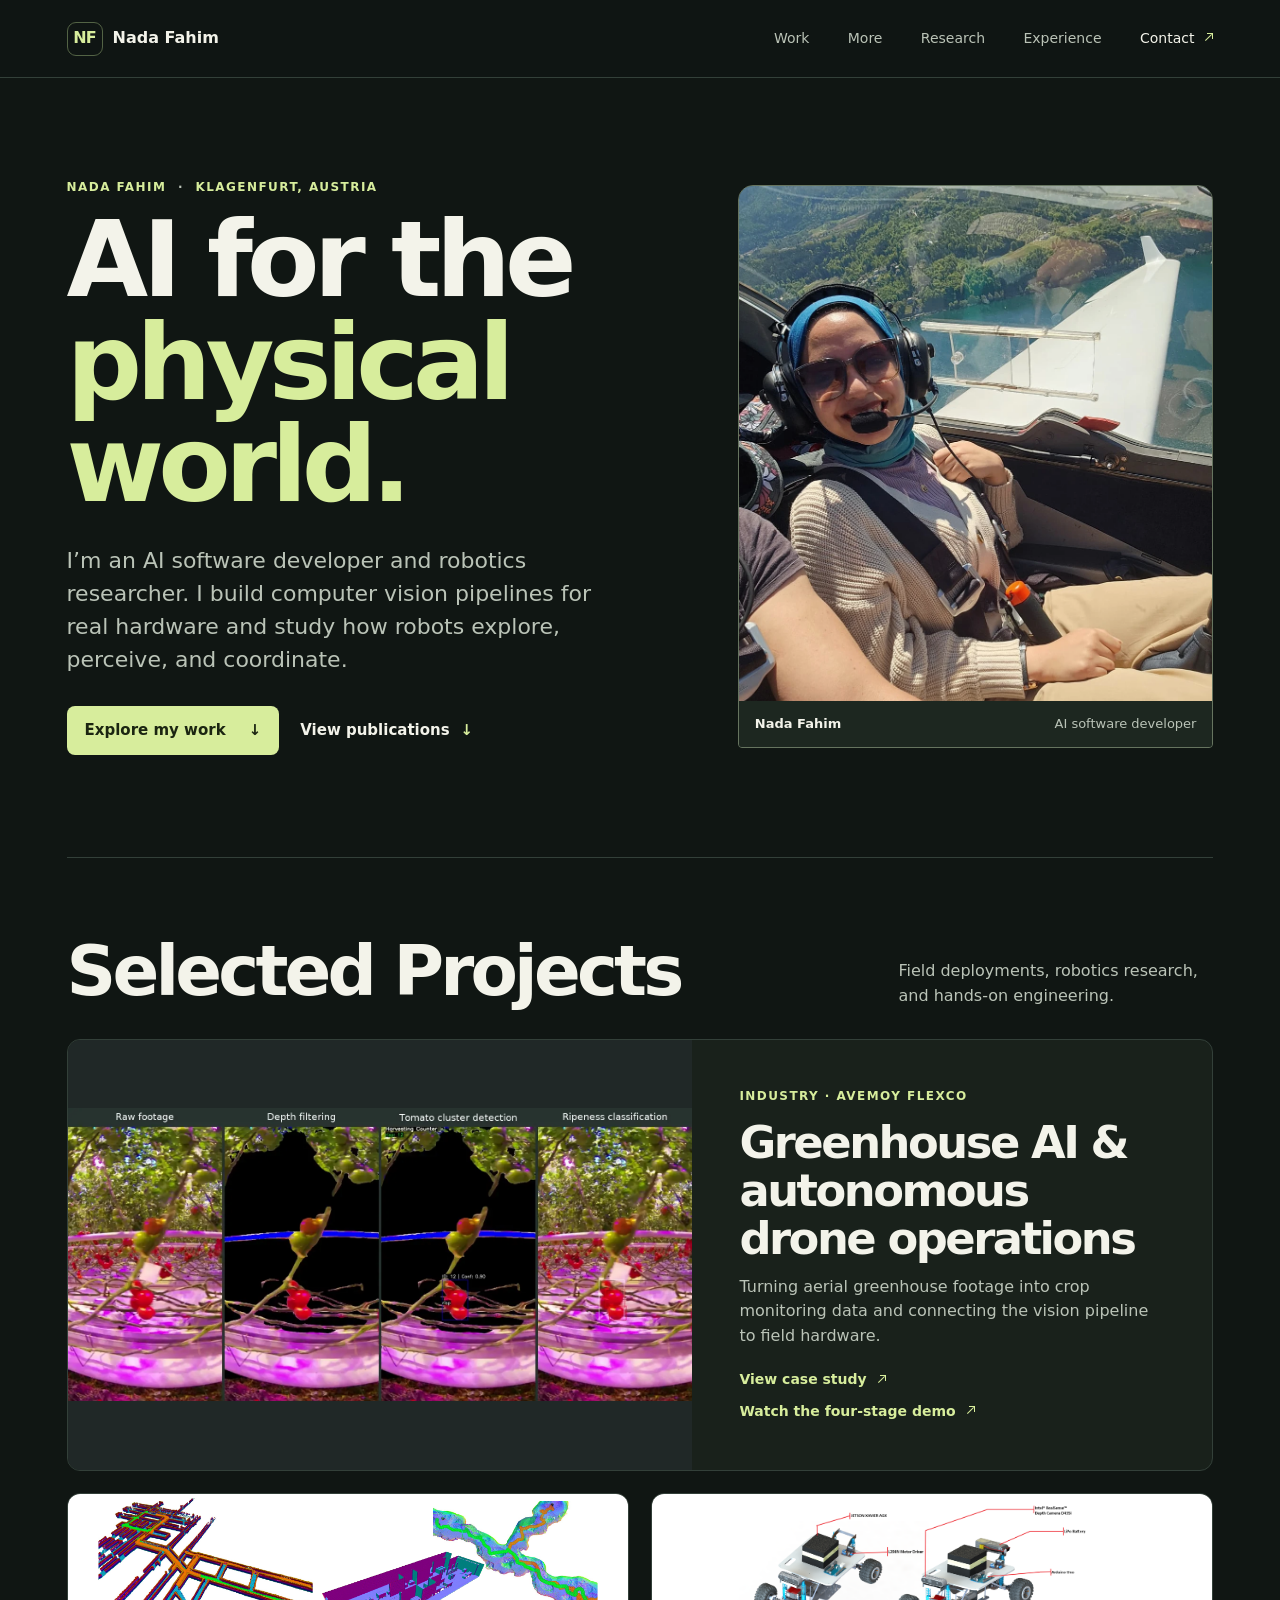
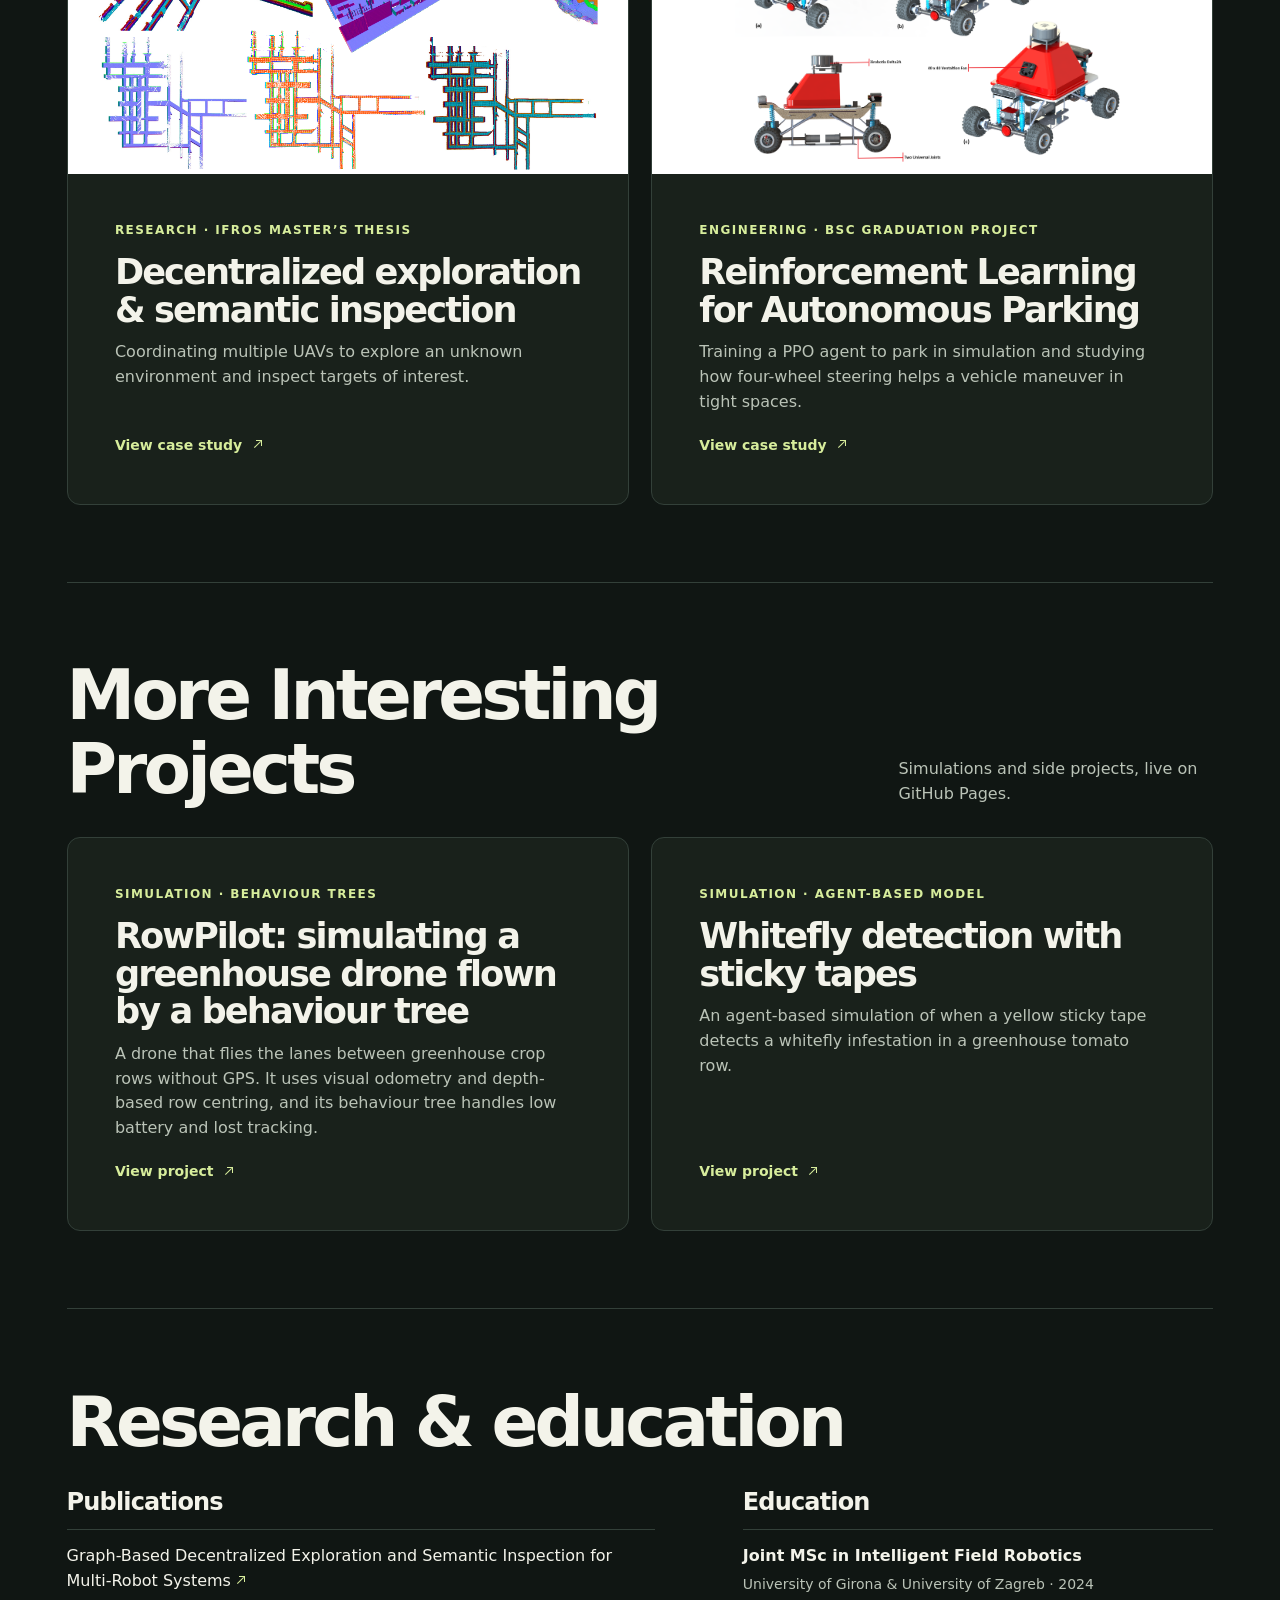
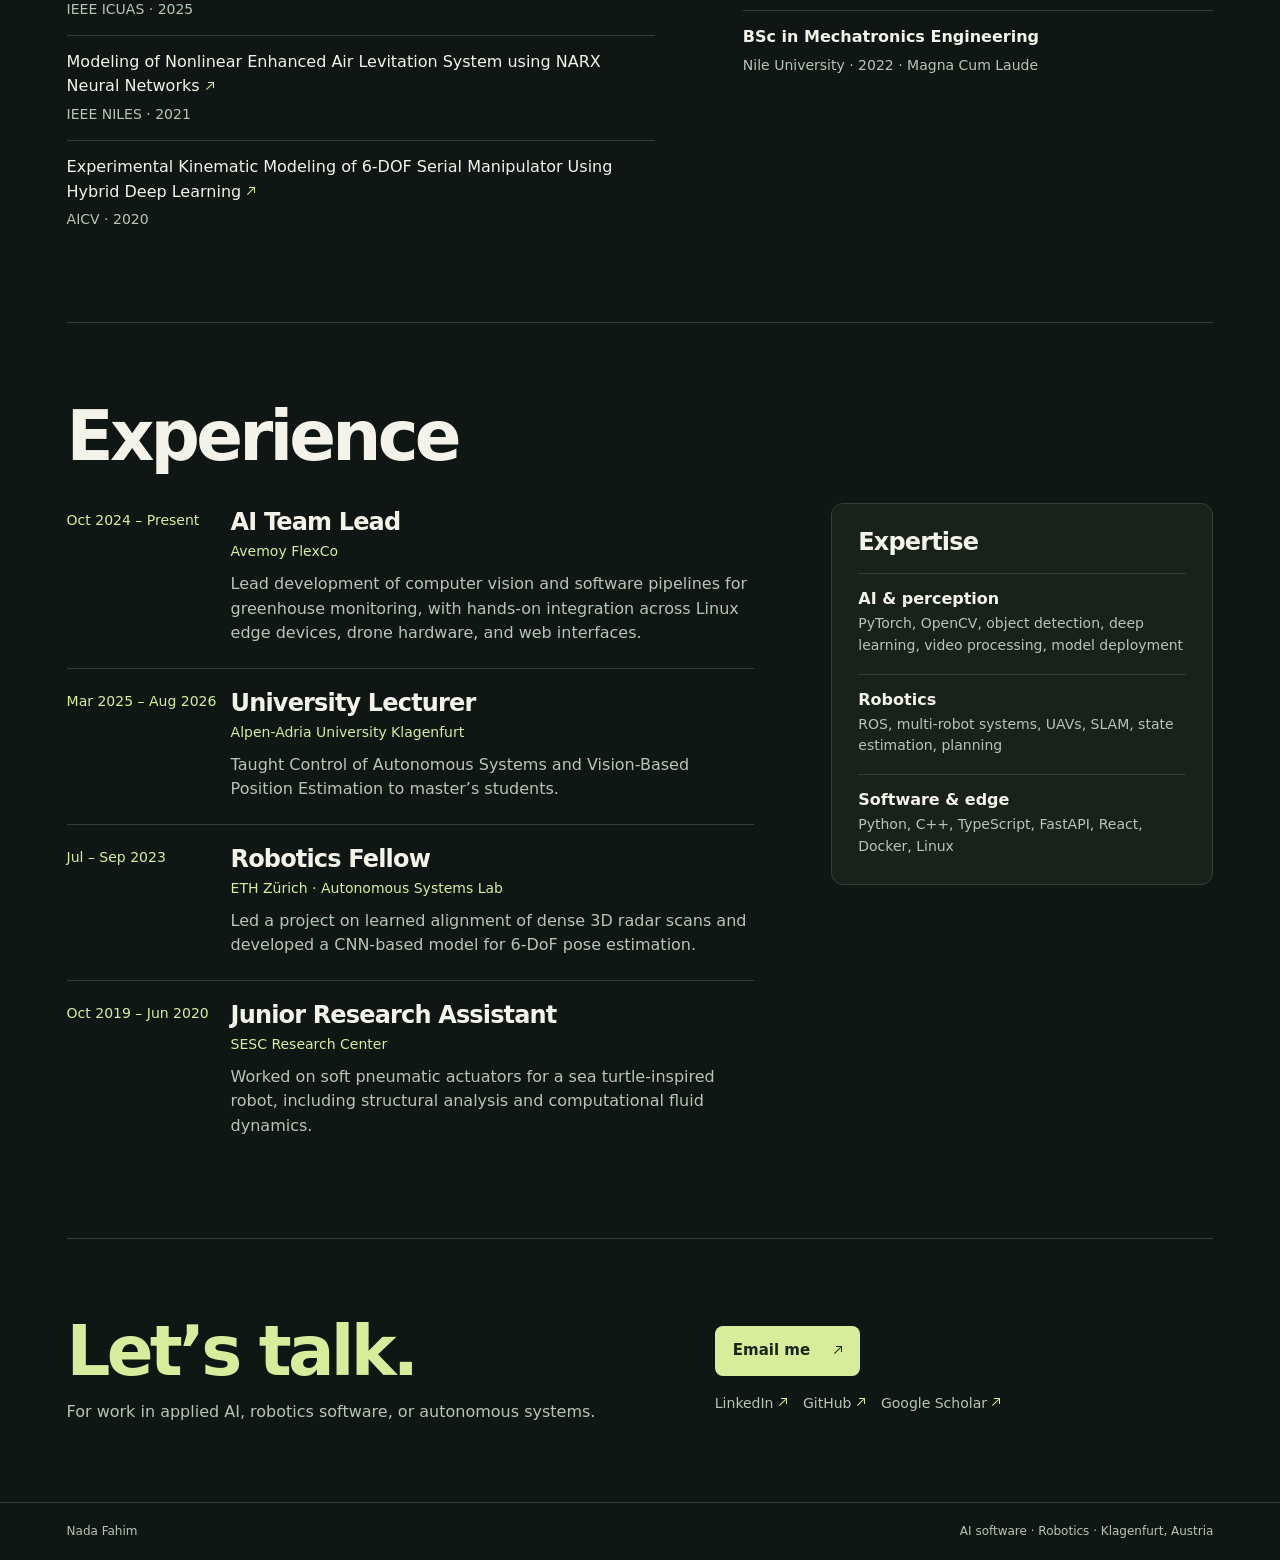
<file: index.html>
<!doctype html><html lang="en"><head><meta charset="utf-8">
<meta name="viewport" content="width=device-width, initial-scale=1"><meta name="robots" content="noindex,nofollow">
<title>Nada Fahim | AI Software &amp; Robotics</title><meta name="description" content="Nada Fahim · AI software developer, robotics engineer, and researcher based in Klagenfurt, Austria.">
<meta property="og:title" content="Nada Fahim | AI Software &amp; Robotics"><meta property="og:description" content="Nada Fahim · AI software developer, robotics engineer, and researcher based in Klagenfurt, Austria.">
<link rel="icon" href="mark.svg" type="image/svg+xml"><link rel="stylesheet" href="style.css"></head>
<body><a class="skip" href="#main">Skip to content</a>
<header class="top"><div class="wrap top-inner"><a class="wordmark" href="index.html" aria-label="Nada Fahim, home"><span class="mark">NF</span><span>Nada Fahim</span></a><nav aria-label="Primary"><a href="index.html#work">Work</a><a href="index.html#more-projects">More</a><a href="index.html#research">Research</a><a href="index.html#experience">Experience</a><a class="nav-contact" href="index.html#contact">Contact <span class="arrow" aria-hidden="true"></span></a></nav></div></header>
<main id="main">
<section class="hero wrap"><div class="hero-copy"><p class="eyebrow">Nada Fahim <span>·</span> Klagenfurt, Austria</p><h1>AI for the<br><em>physical world.</em></h1>
<p class="intro">I’m an AI software developer and robotics researcher. I build computer vision pipelines for real hardware and study how robots explore, perceive, and coordinate.</p>
<div class="actions"><a class="button" href="#work">Explore my work <span aria-hidden="true">↓</span></a><a class="quiet" href="#publications">View publications <span aria-hidden="true">↓</span></a></div></div>
<figure class="portrait"><img src="nada-fahim.webp" width="1000" height="1333" alt="Portrait of Nada Fahim" fetchpriority="high"><figcaption>Nada Fahim <span>AI software developer</span></figcaption></figure></section>
<section class="section work wrap" id="work"><div class="section-head"><h2>Selected Projects</h2><p>Field deployments, robotics research, and hands-on engineering.</p></div><article class="case-card featured"><figure><a href="greenhouse-ai.html#vision-demo" aria-label="Watch the greenhouse computer vision demo"><img src="greenhouse-vision-poster.webp" alt="Four-stage greenhouse vision comparison" loading="lazy" style="object-fit: contain; background: #202827"></a></figure>
<div class="card-body"><p class="eyebrow">Industry · Avemoy FlexCo</p><h3><a href="greenhouse-ai.html">Greenhouse AI & autonomous drone operations</a></h3><p>Turning aerial greenhouse footage into crop monitoring data and connecting the vision pipeline to field hardware.</p>
<a class="case-link" href="greenhouse-ai.html" aria-label="View case study: Greenhouse AI & autonomous drone operations">View case study <span class="arrow" aria-hidden="true"></span></a><a class="case-link" href="greenhouse-ai.html#vision-demo" style="margin-top: 10px">Watch the four-stage demo <span class="arrow" aria-hidden="true"></span></a></div></article><div class="work-grid"><article class="case-card"><figure><img src="exploration-thesis-thumbnail.png" alt="Six map and 3D reconstruction views from the multi-robot exploration thesis defense" loading="lazy" style="object-fit: contain; background: #fff"></figure>
<div class="card-body"><p class="eyebrow">Research · IFRoS master’s thesis</p><h3><a href="multi-robot-exploration.html">Decentralized exploration & semantic inspection</a></h3><p>Coordinating multiple UAVs to explore an unknown environment and inspect targets of interest.</p>
<a class="case-link" href="multi-robot-exploration.html" aria-label="View case study: Decentralized exploration & semantic inspection">View case study <span class="arrow" aria-hidden="true"></span></a></div></article><article class="case-card"><figure><img src="parking-vehicle-cad.png" alt="CAD illustration of the four-wheel-steering prototype and its sensors" loading="lazy" style="object-fit: contain; background: #fff"></figure>
<div class="card-body"><p class="eyebrow">Engineering · BSc graduation project</p><h3><a href="autonomous-parking.html">Reinforcement Learning for Autonomous Parking</a></h3><p>Training a PPO agent to park in simulation and studying how four-wheel steering helps a vehicle maneuver in tight spaces.</p>
<a class="case-link" href="autonomous-parking.html" aria-label="View case study: Reinforcement Learning for Autonomous Parking">View case study <span class="arrow" aria-hidden="true"></span></a></div></article></div></section>
<section class="section work wrap" id="more-projects"><div class="section-head"><h2>More Interesting Projects</h2><p>Simulations and side projects, live on GitHub Pages.</p></div><div class="work-grid"><article class="case-card"><div class="card-body"><p class="eyebrow">Simulation · Behaviour trees</p><h3><a href="https://nadaabbas444.github.io/rowpilot-sim-behavior-trees/">RowPilot: simulating a greenhouse drone flown by a behaviour tree</a></h3><p>A drone that flies the lanes between greenhouse crop rows without GPS. It uses visual odometry and depth-based row centring, and its behaviour tree handles low battery and lost tracking.</p>
<a class="case-link" href="https://nadaabbas444.github.io/rowpilot-sim-behavior-trees/" aria-label="View project: RowPilot">View project <span class="arrow" aria-hidden="true"></span></a></div></article><article class="case-card"><div class="card-body"><p class="eyebrow">Simulation · Agent-based model</p><h3><a href="https://nadaabbas444.github.io/whitefly-agent-based-sim/">Whitefly detection with sticky tapes</a></h3><p>An agent-based simulation of when a yellow sticky tape detects a whitefly infestation in a greenhouse tomato row.</p>
<a class="case-link" href="https://nadaabbas444.github.io/whitefly-agent-based-sim/" aria-label="View project: Whitefly agent-based simulation">View project <span class="arrow" aria-hidden="true"></span></a></div></article></div></section>
<section class="section research-section wrap" id="research"><div class="section-head"><h2>Research & education</h2></div><div class="research-grid"><div><h3 id="publications">Publications</h3>
<ul class="publication-list"><li><a href="https://ieeexplore.ieee.org/document/11007831">Graph-Based Decentralized Exploration and Semantic Inspection for Multi-Robot Systems <span class="arrow" aria-hidden="true"></span></a><p>IEEE ICUAS · 2025</p></li>
<li><a href="https://ieeexplore.ieee.org/document/9600486">Modeling of Nonlinear Enhanced Air Levitation System using NARX Neural Networks <span class="arrow" aria-hidden="true"></span></a><p>IEEE NILES · 2021</p></li>
<li><a href="https://itcs.nu.edu.eg/publications/experimental-kinematic-modeling-6-dof-serial-manipulator-using-hybrid-deep-learning">Experimental Kinematic Modeling of 6-DOF Serial Manipulator Using Hybrid Deep Learning <span class="arrow" aria-hidden="true"></span></a><p>AICV · 2020</p></li></ul></div>
<div><h3>Education</h3><div class="degree"><strong>Joint MSc in Intelligent Field Robotics</strong><p>University of Girona &amp; University of Zagreb · 2024</p></div><div class="degree"><strong>BSc in Mechatronics Engineering</strong><p>Nile University · 2022 · Magna Cum Laude</p></div></div></div></section>
<section class="section wrap" id="experience"><div class="section-head"><h2>Experience</h2></div><div class="experience-grid"><div><article class="experience-item"><time>Oct 2024 – Present</time><div><h3>AI Team Lead</h3><p class="org">Avemoy FlexCo</p><p>Lead development of computer vision and software pipelines for greenhouse monitoring, with hands-on integration across Linux edge devices, drone hardware, and web interfaces.</p></div></article><article class="experience-item"><time>Mar 2025 – Aug 2026</time><div><h3>University Lecturer</h3><p class="org">Alpen-Adria University Klagenfurt</p><p>Taught Control of Autonomous Systems and Vision-Based Position Estimation to master’s students.</p></div></article><article class="experience-item"><time>Jul – Sep 2023</time><div><h3>Robotics Fellow</h3><p class="org">ETH Zürich · Autonomous Systems Lab</p><p>Led a project on learned alignment of dense 3D radar scans and developed a CNN-based model for 6-DoF pose estimation.</p></div></article><article class="experience-item"><time>Oct 2019 – Jun 2020</time><div><h3>Junior Research Assistant</h3><p class="org">SESC Research Center</p><p>Worked on soft pneumatic actuators for a sea turtle-inspired robot, including structural analysis and computational fluid dynamics.</p></div></article></div><aside class="skills" aria-label="Technical expertise"><h2>Expertise</h2><article><h3>AI & perception</h3><p>PyTorch, OpenCV, object detection, deep learning, video processing, model deployment</p></article><article><h3>Robotics</h3><p>ROS, multi-robot systems, UAVs, SLAM, state estimation, planning</p></article><article><h3>Software & edge</h3><p>Python, C++, TypeScript, FastAPI, React, Docker, Linux</p></article></aside></div></section>
<section class="contact wrap section" id="contact"><div><h2>Let’s talk.</h2><p>For work in applied AI, robotics software, or autonomous systems.</p></div><div><a class="button" href="mailto:Nada.Fahim2912@gmail.com">Email me <span class="arrow" aria-hidden="true"></span></a><div class="socials"><a class="social-link" href="https://linkedin.com/in/nada-abbas-99n">LinkedIn <span class="arrow" aria-hidden="true"></span></a><a class="social-link" href="https://github.com/NadaAbbas444">GitHub <span class="arrow" aria-hidden="true"></span></a><a class="social-link" href="https://scholar.google.com/citations?user=rYOD8GUAAAAJ&amp;hl=en">Google Scholar <span class="arrow" aria-hidden="true"></span></a></div></div></section></main>
<footer><div class="wrap footer-inner"><span>Nada Fahim</span><span>AI software · Robotics · Klagenfurt, Austria</span></div></footer></body></html>
</file>
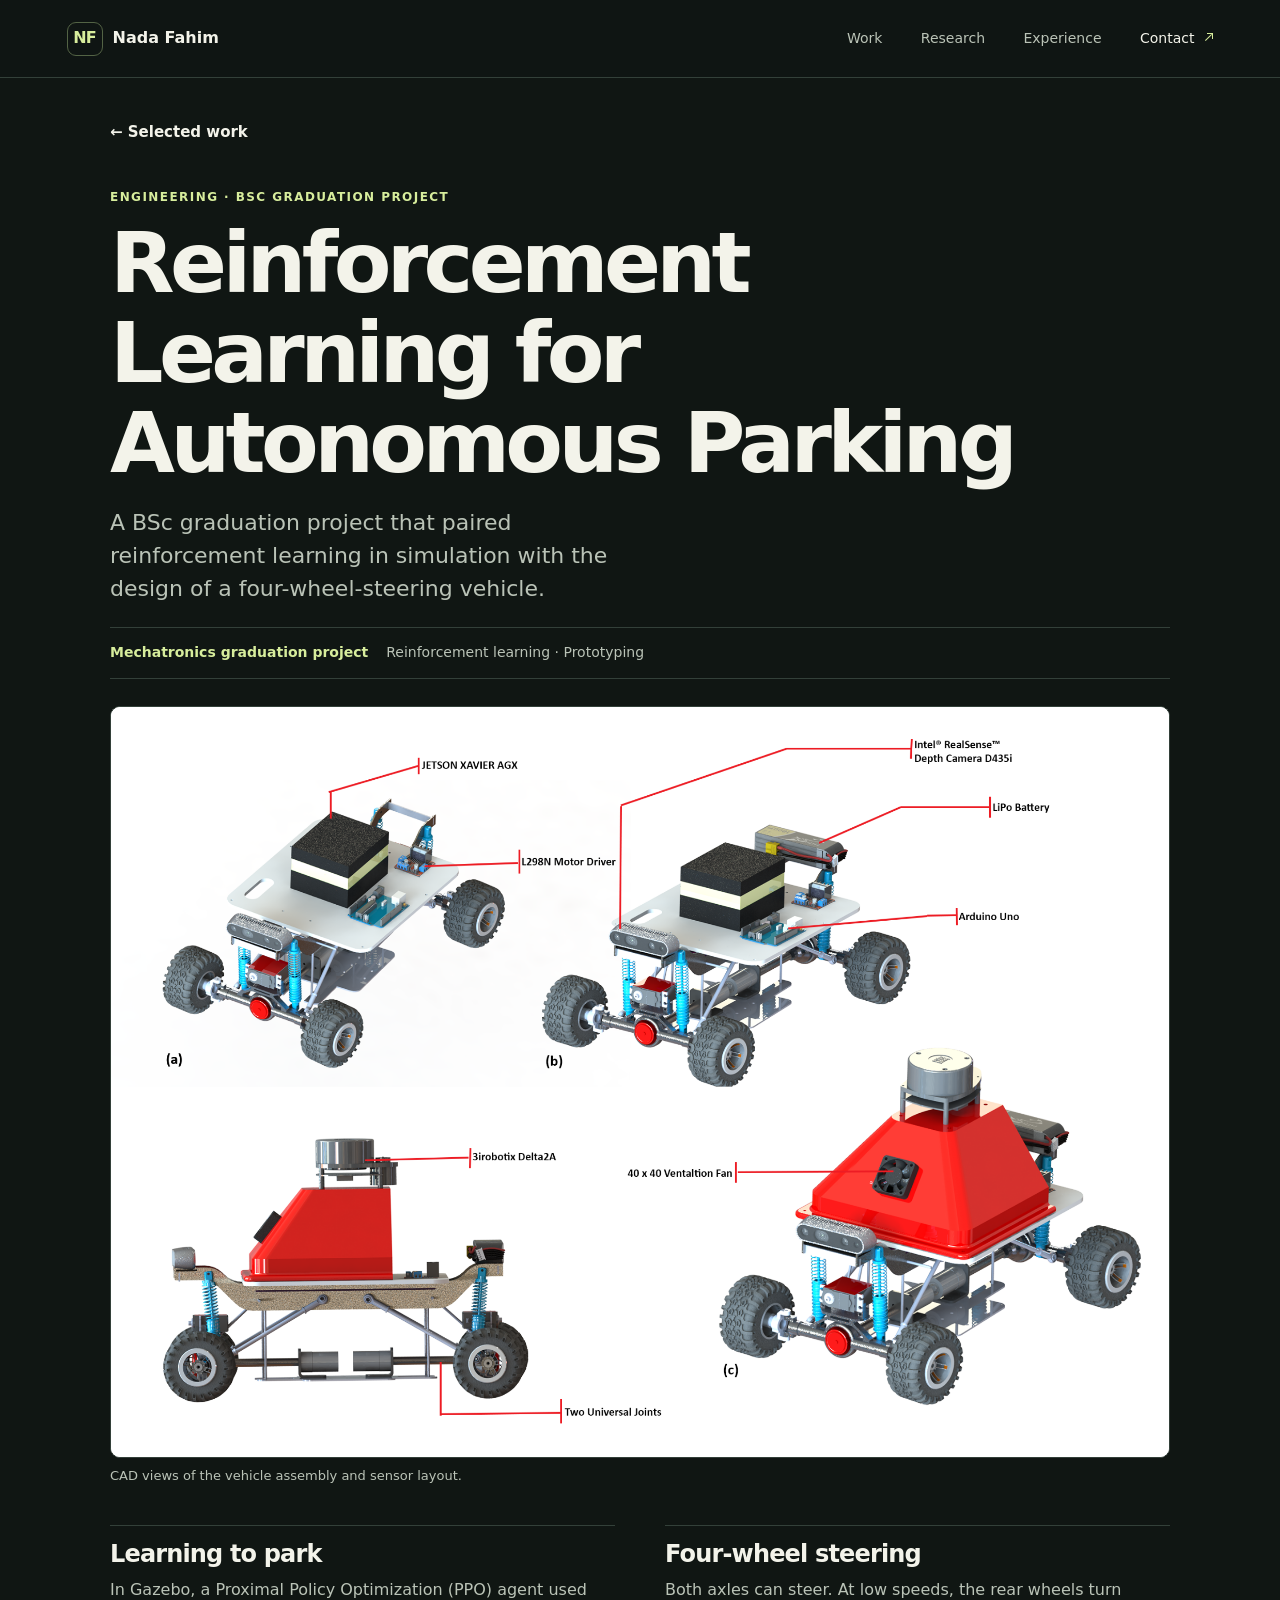
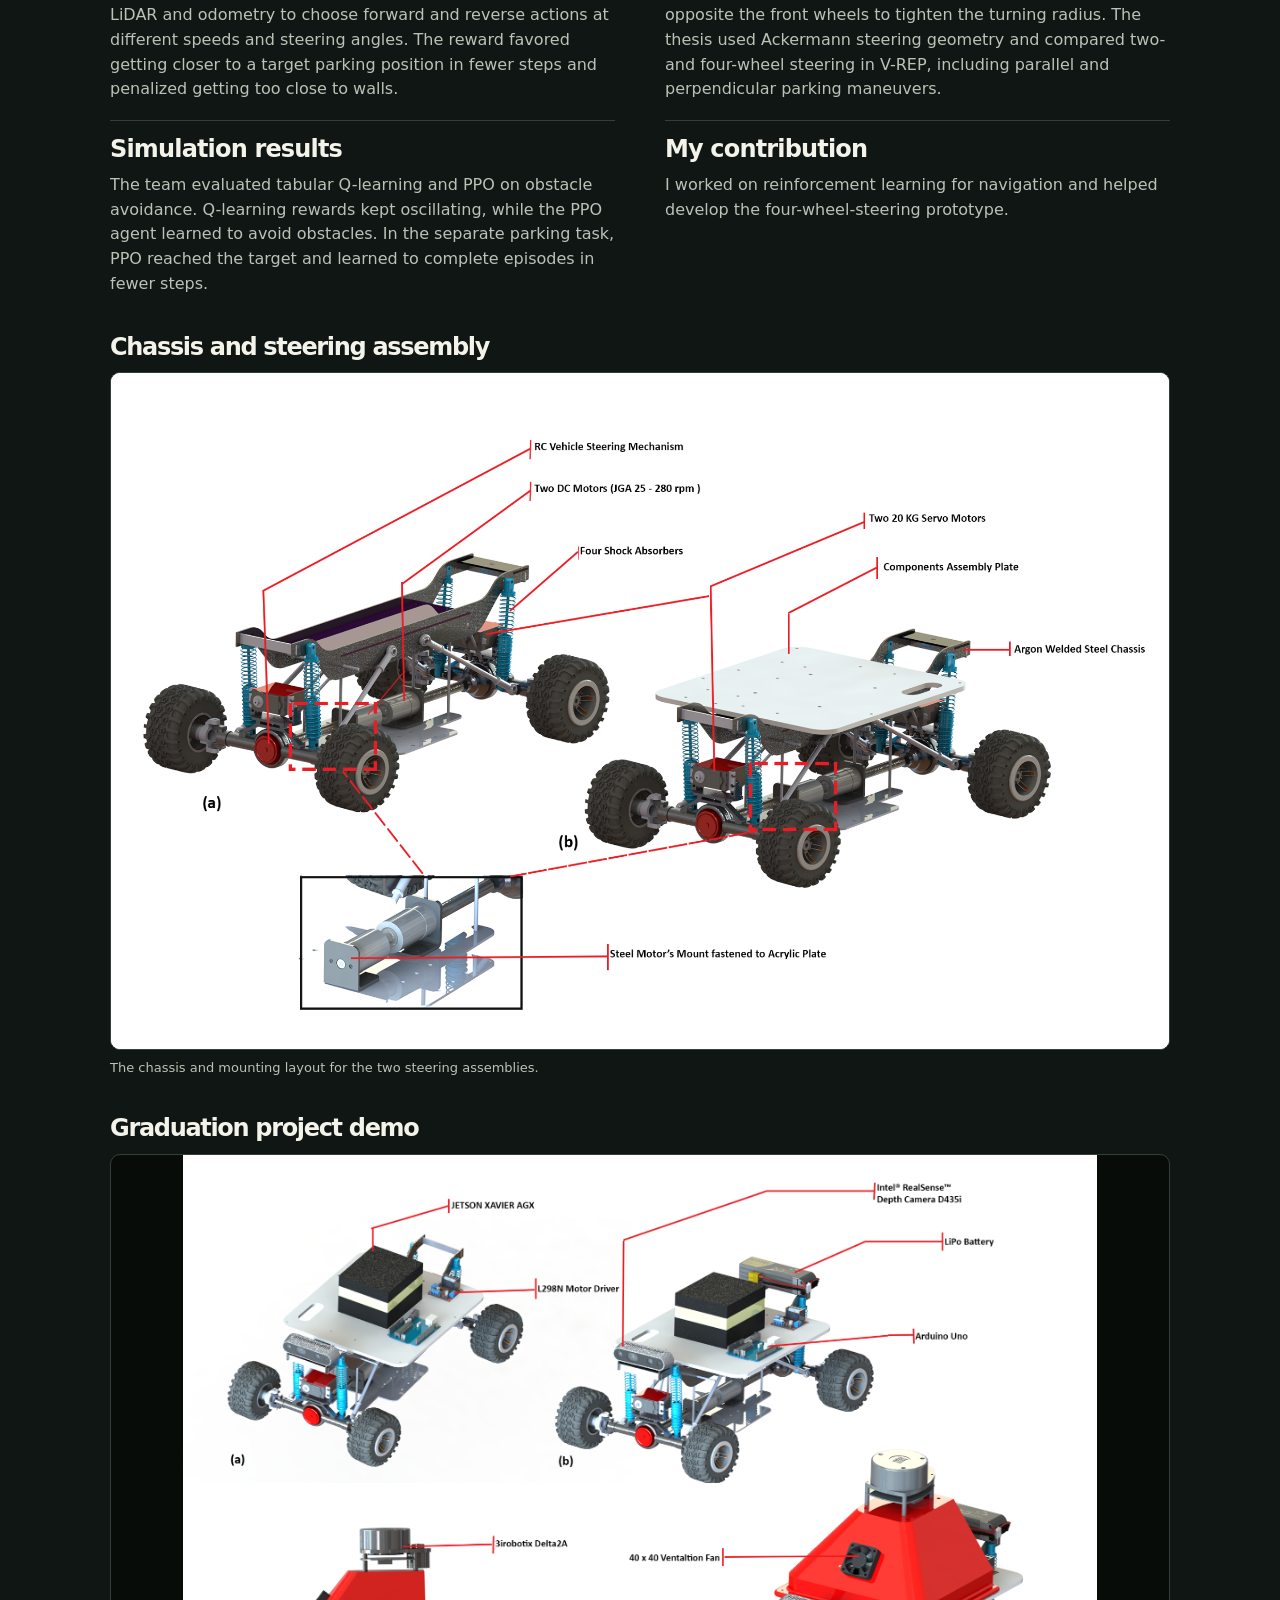
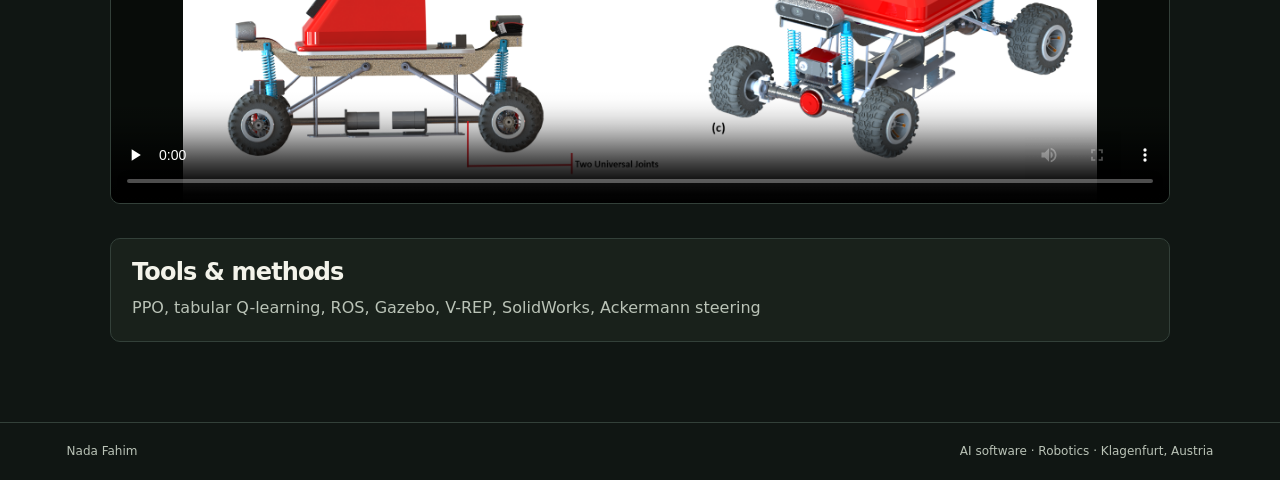
<file: autonomous-parking.html>
<!doctype html><html lang="en"><head><meta charset="utf-8">
<meta name="viewport" content="width=device-width, initial-scale=1"><meta name="robots" content="noindex,nofollow">
<title>Reinforcement Learning for Autonomous Parking | Nada Fahim</title><meta name="description" content="A four-wheel-steering vehicle design and a PPO parking policy trained in Gazebo using LiDAR and odometry.">
<meta property="og:title" content="Reinforcement Learning for Autonomous Parking | Nada Fahim"><meta property="og:description" content="A four-wheel-steering vehicle design and a PPO parking policy trained in Gazebo using LiDAR and odometry.">
<link rel="icon" href="mark.svg" type="image/svg+xml"><link rel="stylesheet" href="style.css"></head>
<body><a class="skip" href="#main">Skip to content</a>
<header class="top"><div class="wrap top-inner"><a class="wordmark" href="index.html" aria-label="Nada Fahim, home"><span class="mark">NF</span><span>Nada Fahim</span></a><nav aria-label="Primary"><a href="index.html#work">Work</a><a href="index.html#research">Research</a><a href="index.html#experience">Experience</a><a class="nav-contact" href="index.html#contact">Contact <span class="arrow" aria-hidden="true"></span></a></nav></div></header>
<main id="main"><article class="case-page wrap"><a class="quiet back" href="index.html#work">← Selected work</a>
<header class="case-header"><p class="eyebrow">Engineering · BSc graduation project</p><h1>Reinforcement Learning for Autonomous Parking</h1><p class="intro">A BSc graduation project that paired reinforcement learning in simulation with the design of a four-wheel-steering vehicle.</p></header>
<div class="case-meta"><strong>Mechatronics graduation project</strong><span>Reinforcement learning · Prototyping</span></div><div class="case-media">
<figure>
<a href="parking-vehicle-cad.png"><img src="parking-vehicle-cad.png" alt="Annotated CAD views of the four-wheel-steering vehicle with its depth camera, onboard computer, battery, and LiDAR" style="max-height: none; object-fit: contain; background: #fff"></a>
<figcaption>CAD views of the vehicle assembly and sensor layout.</figcaption>
</figure>
</div>
<div class="case-details">
<section><h2>Learning to park</h2><p>In Gazebo, a Proximal Policy Optimization (PPO) agent used LiDAR and odometry to choose forward and reverse actions at different speeds and steering angles. The reward favored getting closer to a target parking position in fewer steps and penalized getting too close to walls.</p></section>
<section><h2>Four-wheel steering</h2><p>Both axles can steer. At low speeds, the rear wheels turn opposite the front wheels to tighten the turning radius. The thesis used Ackermann steering geometry and compared two- and four-wheel steering in V-REP, including parallel and perpendicular parking maneuvers.</p></section>
<section><h2>Simulation results</h2><p>The team evaluated tabular Q-learning and PPO on obstacle avoidance. Q-learning rewards kept oscillating, while the PPO agent learned to avoid obstacles. In the separate parking task, PPO reached the target and learned to complete episodes in fewer steps.</p></section>
<section><h2>My contribution</h2><p>I worked on reinforcement learning for navigation and helped develop the four-wheel-steering prototype.</p></section>
</div>
<section class="case-media" style="margin-top: 38px" aria-labelledby="steering-title">
<h2 id="steering-title" style="margin-bottom: 12px">Chassis and steering assembly</h2>
<figure>
<a href="parking-steering-cad.png"><img src="parking-steering-cad.png" alt="Annotated chassis CAD showing the front and rear steering assemblies, DC motors, servos, and suspension" loading="lazy" style="max-height: none; object-fit: contain; background: #fff"></a>
<figcaption>The chassis and mounting layout for the two steering assemblies.</figcaption>
</figure>
</section>
<section class="case-media" style="margin-top: 38px" aria-labelledby="demo-title">
<h2 id="demo-title" style="margin-bottom: 12px">Graduation project demo</h2>
<video controls playsinline preload="none" poster="parking-vehicle-cad.png" aria-label="Reinforcement learning and autonomous parking project video"><source src="parking-demo.mp4" type="video/mp4"><a href="parking-demo.mp4">Open the demonstration video</a></video>
</section>
<div class="stack"><h2>Tools &amp; methods</h2><p>PPO, tabular Q-learning, ROS, Gazebo, V-REP, SolidWorks, Ackermann steering</p></div>
</article></main>
<footer><div class="wrap footer-inner"><span>Nada Fahim</span><span>AI software · Robotics · Klagenfurt, Austria</span></div></footer></body></html>
</file>
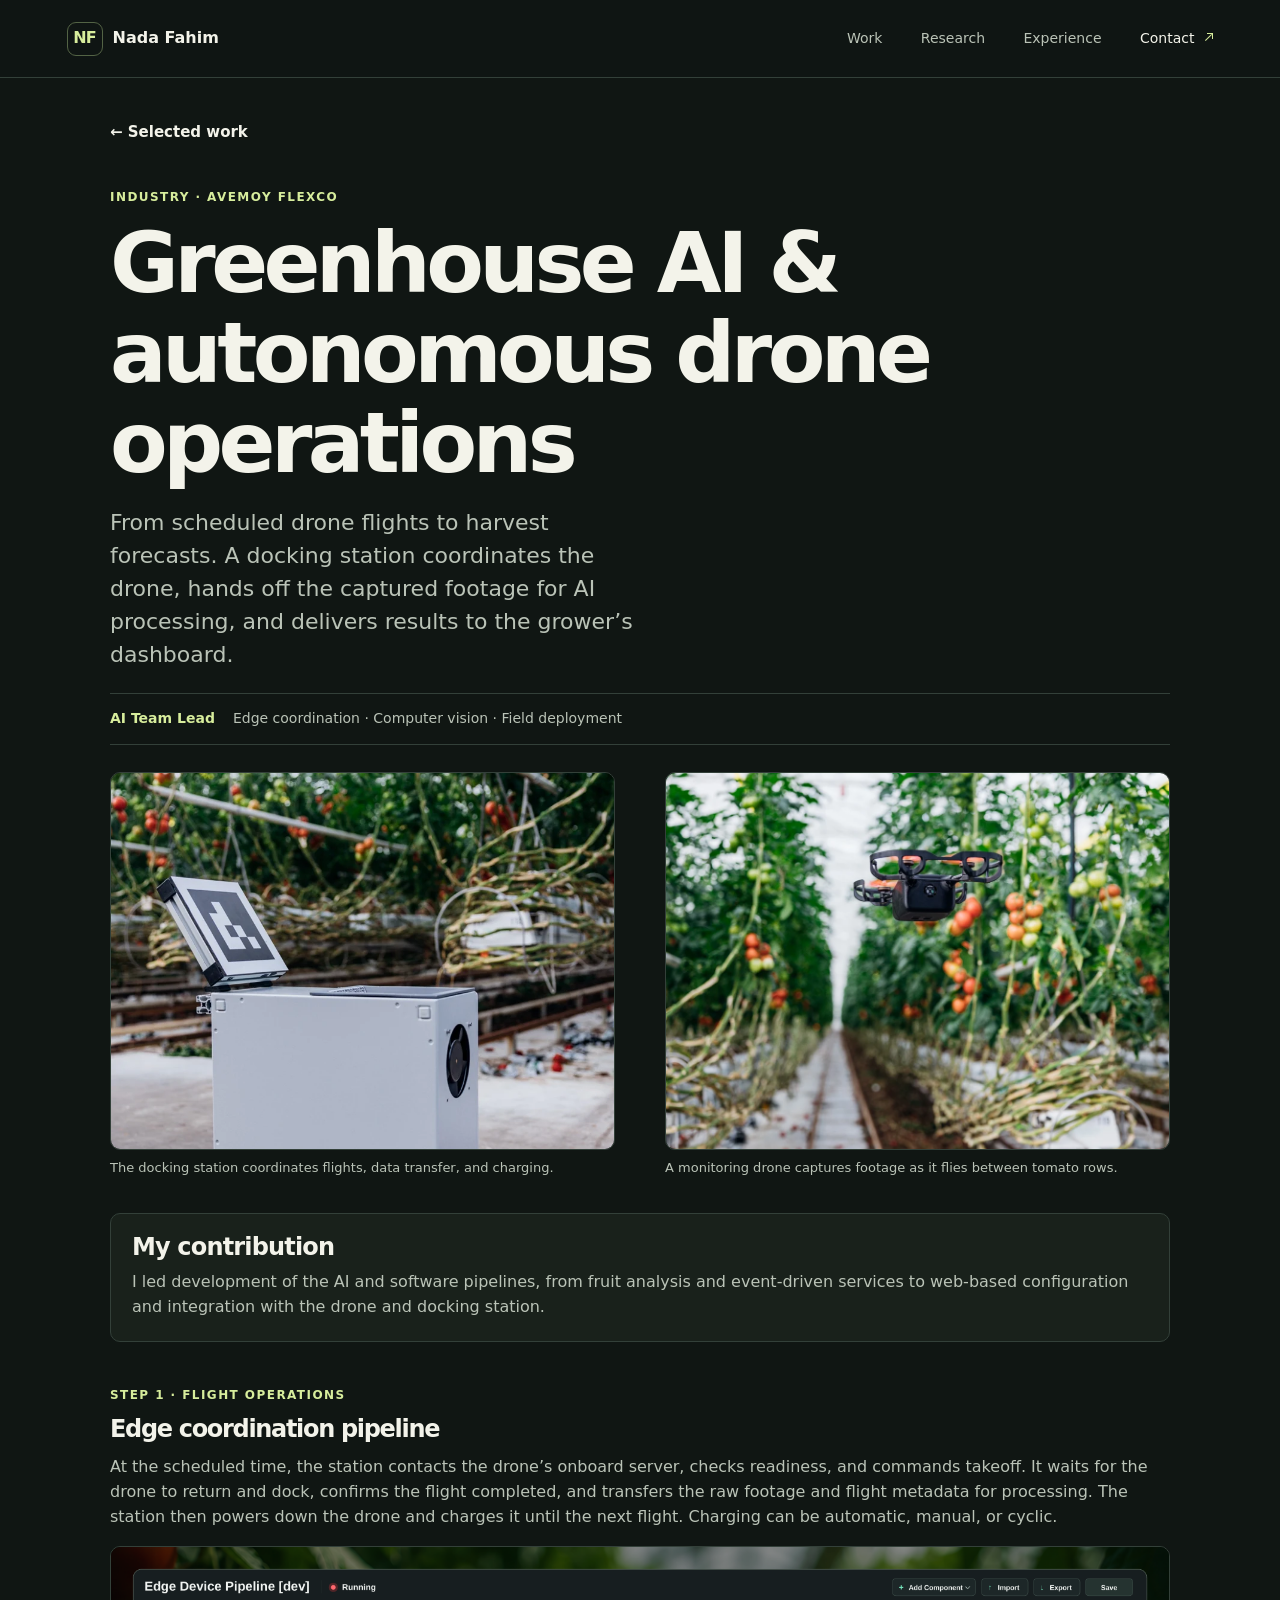
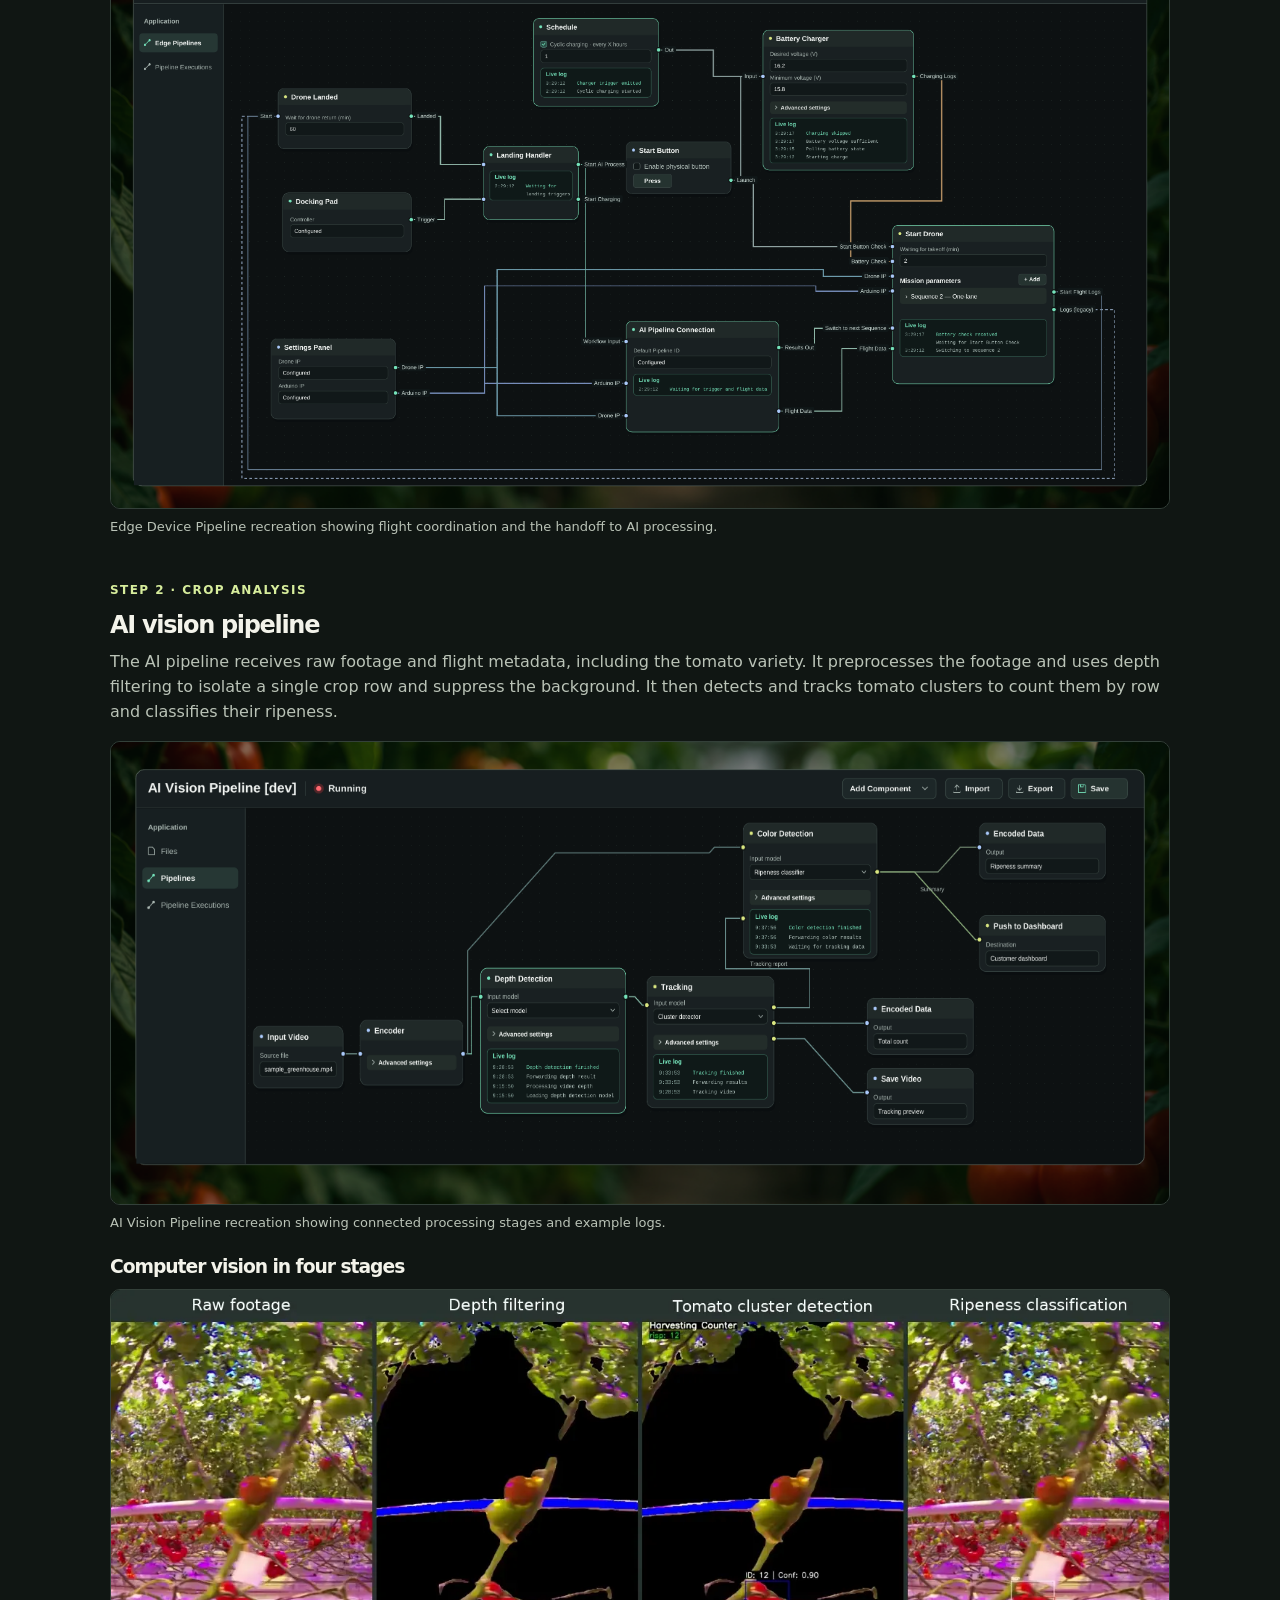
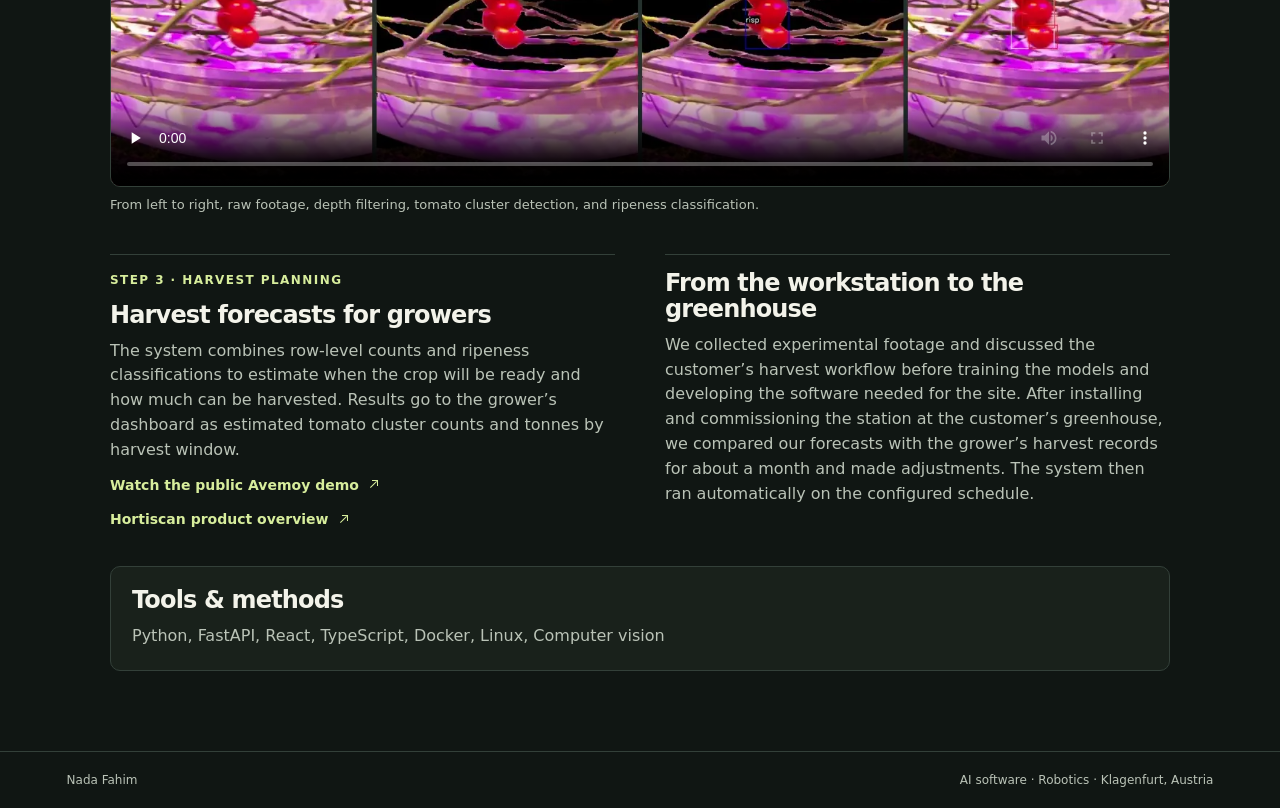
<file: greenhouse-ai.html>
<!doctype html><html lang="en"><head><meta charset="utf-8">
<meta name="viewport" content="width=device-width, initial-scale=1"><meta name="robots" content="noindex,nofollow">
<title>Greenhouse AI &amp; autonomous drone operations | Nada Fahim</title><meta name="description" content="Nada Fahim · AI software developer, robotics engineer, and researcher based in Klagenfurt, Austria.">
<meta property="og:title" content="Greenhouse AI &amp; autonomous drone operations | Nada Fahim"><meta property="og:description" content="Nada Fahim · AI software developer, robotics engineer, and researcher based in Klagenfurt, Austria.">
<link rel="icon" href="mark.svg" type="image/svg+xml"><link rel="stylesheet" href="style.css"></head>
<body><a class="skip" href="#main">Skip to content</a>
<header class="top"><div class="wrap top-inner"><a class="wordmark" href="index.html" aria-label="Nada Fahim, home"><span class="mark">NF</span><span>Nada Fahim</span></a><nav aria-label="Primary"><a href="index.html#work">Work</a><a href="index.html#research">Research</a><a href="index.html#experience">Experience</a><a class="nav-contact" href="index.html#contact">Contact <span class="arrow" aria-hidden="true"></span></a></nav></div></header>
<main id="main"><article class="case-page wrap"><a class="quiet back" href="index.html#work">← Selected work</a>
<header class="case-header">
  <p class="eyebrow">Industry · Avemoy FlexCo</p>
  <h1>Greenhouse AI &amp; autonomous drone operations</h1>
  <p class="intro">From scheduled drone flights to harvest forecasts. A docking station coordinates the drone, hands off the captured footage for AI processing, and delivers results to the grower’s dashboard.</p>
</header>
<div class="case-meta"><strong>AI Team Lead</strong><span>Edge coordination · Computer vision · Field deployment</span></div>
<div class="case-media case-details" style="margin-top: 24px">
  <figure>
    <img src="greenhouse-docking-station.webp" alt="Drone docking station installed beside greenhouse crop rows" loading="lazy" style="width: 100%; aspect-ratio: 4 / 3; object-position: center 44%">
    <figcaption>The docking station coordinates flights, data transfer, and charging.</figcaption>
  </figure>
  <figure>
    <img src="greenhouse-flight.webp" alt="Monitoring drone flying between tomato rows" loading="lazy" style="width: 100%; aspect-ratio: 4 / 3">
    <figcaption>A monitoring drone captures footage as it flies between tomato rows.</figcaption>
  </figure>
</div>

<section class="stack" aria-labelledby="contribution-title">
  <h2 id="contribution-title">My contribution</h2>
  <p>I led development of the AI and software pipelines, from fruit analysis and event-driven services to web-based configuration and integration with the drone and docking station.</p>
</section>

<section aria-labelledby="edge-title" style="margin-top: 44px">
  <p class="eyebrow">Step 1 · Flight operations</p>
  <h2 id="edge-title">Edge coordination pipeline</h2>
  <p style="margin-top: 12px">At the scheduled time, the station contacts the drone’s onboard server, checks readiness, and commands takeoff. It waits for the drone to return and dock, confirms the flight completed, and transfers the raw footage and flight metadata for processing. The station then powers down the drone and charges it until the next flight. Charging can be automatic, manual, or cyclic.</p>
  <figure class="case-media" style="margin-top: 16px">
    <a href="Edge_Device_Pipeline_Dark.png"><img src="Edge_Device_Pipeline_Dark.png" alt="Edge pipeline interface showing the schedule, flight, docking, charging, and processing handoff nodes" loading="lazy" style="object-fit: contain; max-height: none"></a>
    <figcaption>Edge Device Pipeline recreation showing flight coordination and the handoff to AI processing.</figcaption>
  </figure>
</section>

<section aria-labelledby="ai-title" style="margin-top: 44px">
  <p class="eyebrow">Step 2 · Crop analysis</p>
  <h2 id="ai-title">AI vision pipeline</h2>
  <p style="margin-top: 12px">The AI pipeline receives raw footage and flight metadata, including the tomato variety. It preprocesses the footage and uses depth filtering to isolate a single crop row and suppress the background. It then detects and tracks tomato clusters to count them by row and classifies their ripeness.</p>
  <figure class="case-media" style="margin-top: 16px">
    <a href="Vision_AI_Pipeline_Dark.png"><img src="Vision_AI_Pipeline_Dark.png" alt="Vision pipeline interface showing depth filtering, tomato cluster tracking, ripeness classification, and output stages" loading="lazy" style="object-fit: contain; max-height: none"></a>
    <figcaption>AI Vision Pipeline recreation showing connected processing stages and example logs.</figcaption>
  </figure>
  <section class="case-media" id="vision-demo" aria-labelledby="vision-demo-title" style="margin-top: 24px">
    <h3 id="vision-demo-title">Computer vision in four stages</h3>
    <figure style="margin-top: 12px">
      <video controls playsinline preload="none" poster="greenhouse-vision-poster.webp" aria-label="Four views of the same greenhouse flight footage">
        <source src="greenhouse_vision_pipeline_compact.mp4" type="video/mp4">
        <a href="greenhouse_vision_pipeline_compact.mp4">Open the video</a>
      </video>
      <figcaption>From left to right, raw footage, depth filtering, tomato cluster detection, and ripeness classification.</figcaption>
    </figure>
  </section>
</section>

<div class="case-details">
  <section>
    <p class="eyebrow">Step 3 · Harvest planning</p>
    <h2>Harvest forecasts for growers</h2>
    <p>The system combines row-level counts and ripeness classifications to estimate when the crop will be ready and how much can be harvested. Results go to the grower’s dashboard as estimated tomato cluster counts and tonnes by harvest window.</p>
    <a class="case-link" href="https://www.youtube.com/watch?v=kRI7_6lviro">Watch the public Avemoy demo <span class="arrow" aria-hidden="true"></span></a>
    <a class="case-link" href="https://www.avemoy.com/process">Hortiscan product overview <span class="arrow" aria-hidden="true"></span></a>
  </section>
  <section>
    <h2>From the workstation to the greenhouse</h2>
    <p>We collected experimental footage and discussed the customer’s harvest workflow before training the models and developing the software needed for the site. After installing and commissioning the station at the customer’s greenhouse, we compared our forecasts with the grower’s harvest records for about a month and made adjustments. The system then ran automatically on the configured schedule.</p>
  </section>
</div>
<div class="stack"><h2>Tools &amp; methods</h2><p>Python, FastAPI, React, TypeScript, Docker, Linux, Computer vision</p></div></article></main>
<footer><div class="wrap footer-inner"><span>Nada Fahim</span><span>AI software · Robotics · Klagenfurt, Austria</span></div></footer></body></html>
</file>
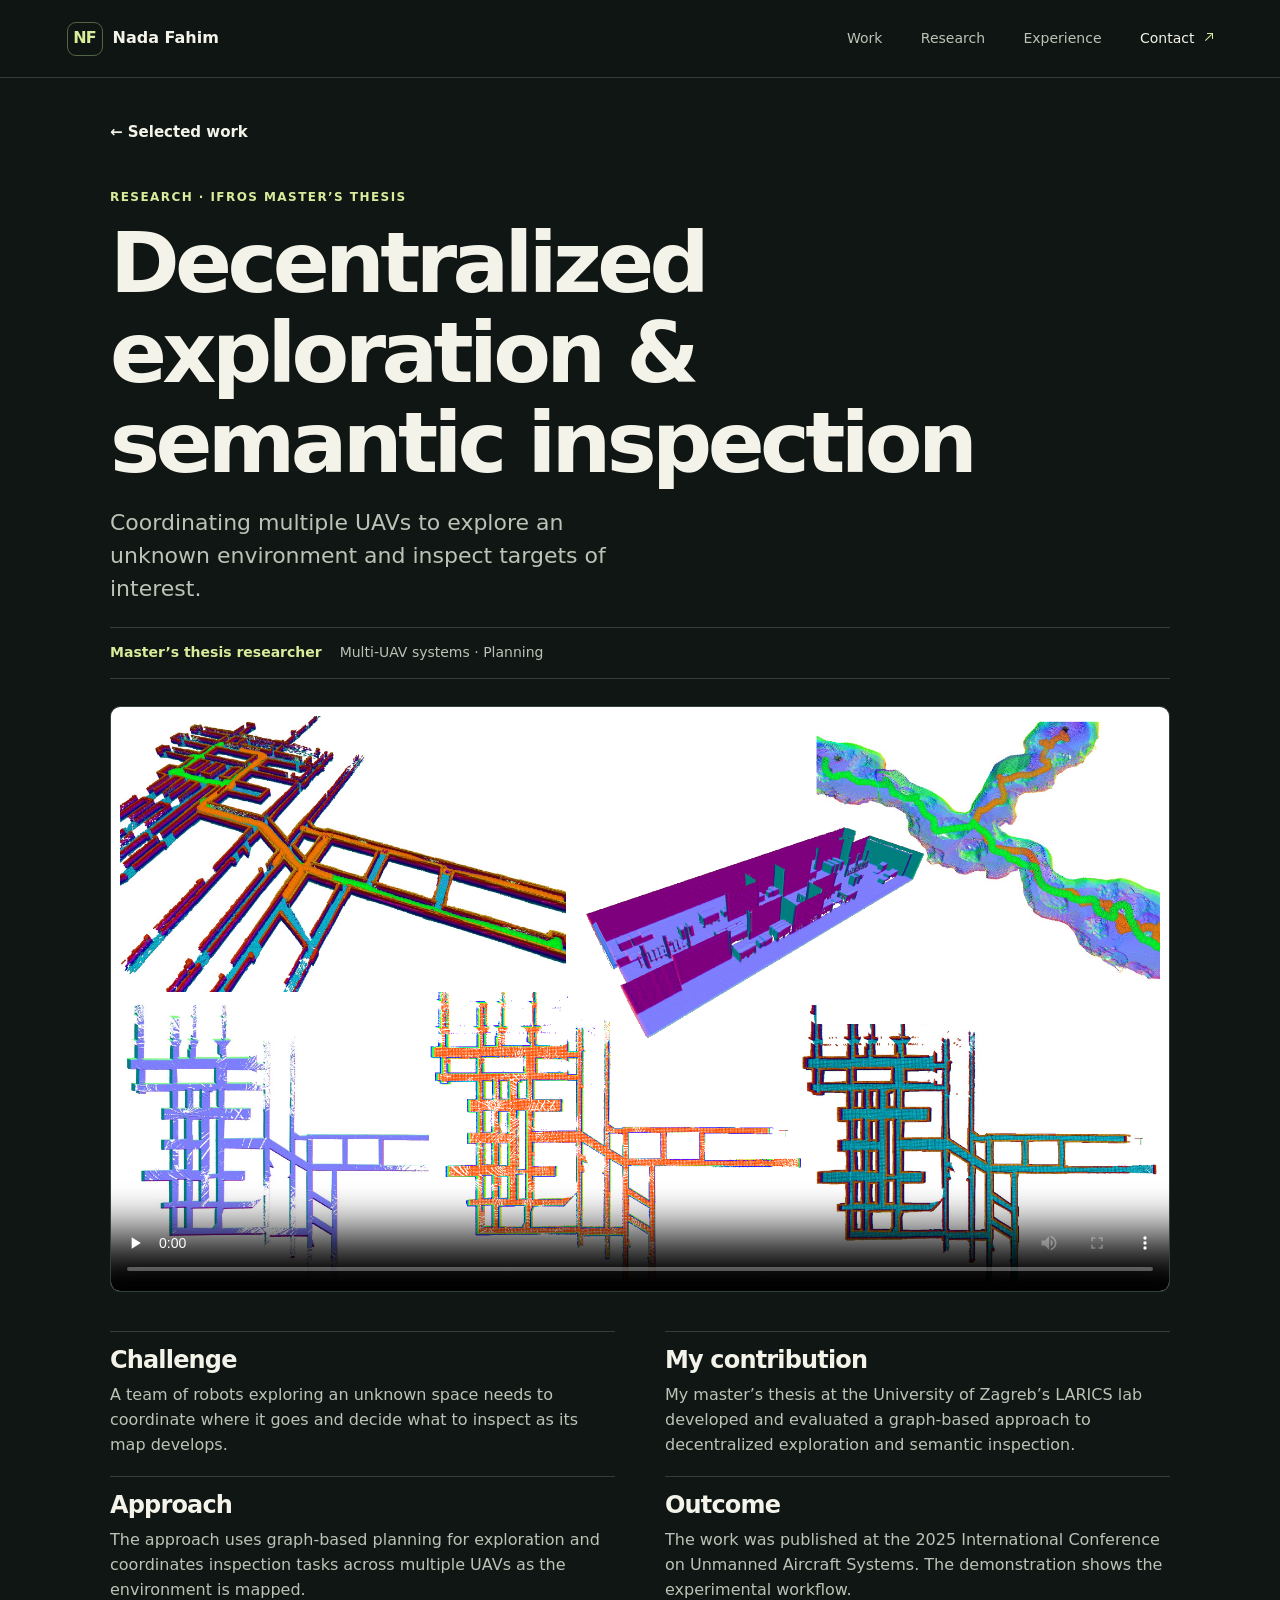
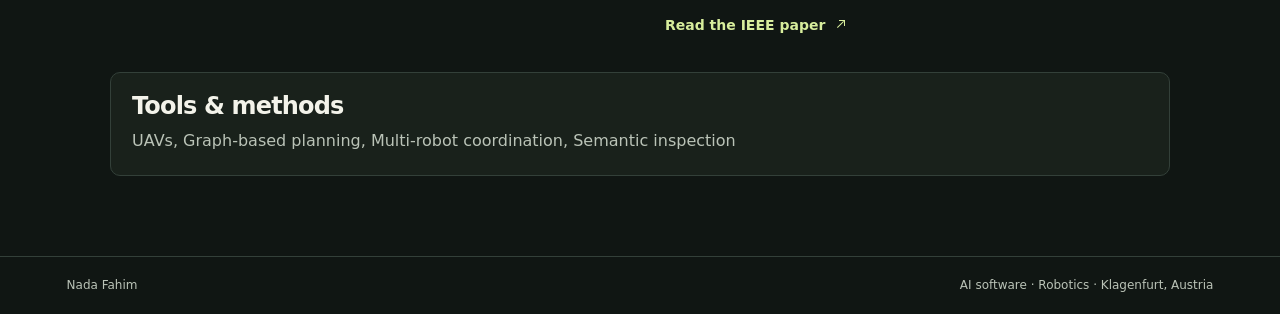
<file: multi-robot-exploration.html>
<!doctype html><html lang="en"><head><meta charset="utf-8">
<meta name="viewport" content="width=device-width, initial-scale=1"><meta name="robots" content="noindex,nofollow">
<title>Decentralized exploration &amp; semantic inspection | Nada Fahim</title><meta name="description" content="Nada Fahim · AI software developer, robotics engineer, and researcher based in Klagenfurt, Austria.">
<meta property="og:title" content="Decentralized exploration &amp; semantic inspection | Nada Fahim"><meta property="og:description" content="Nada Fahim · AI software developer, robotics engineer, and researcher based in Klagenfurt, Austria.">
<link rel="icon" href="mark.svg" type="image/svg+xml"><link rel="stylesheet" href="style.css"></head>
<body><a class="skip" href="#main">Skip to content</a>
<header class="top"><div class="wrap top-inner"><a class="wordmark" href="index.html" aria-label="Nada Fahim, home"><span class="mark">NF</span><span>Nada Fahim</span></a><nav aria-label="Primary"><a href="index.html#work">Work</a><a href="index.html#research">Research</a><a href="index.html#experience">Experience</a><a class="nav-contact" href="index.html#contact">Contact <span class="arrow" aria-hidden="true"></span></a></nav></div></header>
<main id="main"><article class="case-page wrap"><a class="quiet back" href="index.html#work">← Selected work</a>
<header class="case-header"><p class="eyebrow">Research · IFRoS master’s thesis</p><h1>Decentralized exploration & semantic inspection</h1><p class="intro">Coordinating multiple UAVs to explore an unknown environment and inspect targets of interest.</p></header>
<div class="case-meta"><strong>Master’s thesis researcher</strong><span>Multi-UAV systems · Planning</span></div><div class="case-media"><video controls playsinline preload="none" poster="exploration-thesis-thumbnail.png" aria-label="Multi-robot exploration thesis demonstration"><source src="thesis-demo.mp4" type="video/mp4"><a href="thesis-demo.mp4">Download the demonstration video</a></video></div>
<div class="case-details"><section><h2>Challenge</h2><p>A team of robots exploring an unknown space needs to coordinate where it goes and decide what to inspect as its map develops.</p></section><section><h2>My contribution</h2><p>My master’s thesis at the University of Zagreb’s LARICS lab developed and evaluated a graph-based approach to decentralized exploration and semantic inspection.</p></section>
<section><h2>Approach</h2><p>The approach uses graph-based planning for exploration and coordinates inspection tasks across multiple UAVs as the environment is mapped.</p></section><section><h2>Outcome</h2><p>The work was published at the 2025 International Conference on Unmanned Aircraft Systems. The demonstration shows the experimental workflow.</p><a class="case-link" href="https://ieeexplore.ieee.org/document/11007831">Read the IEEE paper <span class="arrow" aria-hidden="true"></span></a></section></div>
<div class="stack"><h2>Tools &amp; methods</h2><p>UAVs, Graph-based planning, Multi-robot coordination, Semantic inspection</p></div></article></main>
<footer><div class="wrap footer-inner"><span>Nada Fahim</span><span>AI software · Robotics · Klagenfurt, Austria</span></div></footer></body></html>
</file>
<file: style.css>
:root{--bg:#101613;--panel:#19211b;--line:#334039;--ink:#f3f3ea;--muted:#bac3b7;--accent:#d7ed9c;--dark:#1b2511;--max:1320px;--gutter:clamp(22px,5.2vw,76px);color-scheme:dark}
*{box-sizing:border-box}html{scroll-behavior:smooth;scroll-padding-top:100px}body{margin:0;background:var(--bg);color:var(--ink);font-family:"Geist","DM Sans",system-ui,sans-serif;line-height:1.55}a{color:inherit;text-decoration:none}a:focus-visible{outline:2px solid var(--accent);outline-offset:5px}img,video{display:block;width:100%}figure,p,h1,h2,h3{margin:0}figure{min-width:0}p{color:var(--muted)}.wrap{width:min(calc(100% - var(--gutter)*2),var(--max));margin-inline:auto}.skip{position:absolute;top:12px;left:14px;z-index:10;padding:10px 15px;background:var(--accent);color:var(--dark);transform:translateY(-180%)}.skip:focus{transform:none}
.top{position:sticky;top:0;background:#101613f2;border-bottom:1px solid var(--line);z-index:3}.top-inner{height:77px;display:flex;justify-content:space-between;align-items:center;gap:22px}.wordmark{display:inline-flex;align-items:center;gap:10px;font-size:16px;font-weight:650;white-space:nowrap}.mark{display:grid;place-items:center;width:36px;height:34px;color:var(--accent);border:1px solid #536345;letter-spacing:-.06em;border-radius:9px}nav{display:flex;align-items:center;gap:clamp(15px,3vw,42px);font-size:14px;color:var(--muted)}nav a:hover,.quiet:hover,.social-link:hover{color:var(--accent)}.nav-contact{color:var(--ink)}.nav-contact span,.quiet span,.case-link span{margin-left:.35rem;color:var(--accent)}
.hero{padding:clamp(54px,7.8vw,114px) 0 clamp(58px,8vw,112px);display:grid;grid-template-columns:minmax(0,1.25fr) minmax(0,1fr);align-items:center;gap:clamp(30px,6vw,96px)}.eyebrow{font-size:12px;font-weight:650;letter-spacing:.12em;text-transform:uppercase;color:var(--accent);margin-bottom:13px}.eyebrow span{margin-inline:6px;color:var(--muted)}h1,h2,h3{font-weight:620;line-height:1.07;letter-spacing:-.055em}.hero h1{font-size:clamp(58px,8.25vw,120px);line-height:.97;margin:0 0 27px}.hero h1 em{font-style:normal;color:var(--accent)}.intro{font-size:clamp(17px,2vw,22px);max-width:540px;line-height:1.5}.actions,.socials{display:flex;align-items:center;gap:21px;flex-wrap:wrap}.actions{margin-top:30px}.button{display:inline-flex;align-items:center;justify-content:space-between;gap:23px;color:var(--dark);background:var(--accent);padding:13px 18px;border-radius:8px;font-size:15px;font-weight:700}.button:hover{background:#edf8d2}.quiet{font-size:15px;font-weight:650}.portrait{position:relative;isolation:isolate;max-width:480px;justify-self:end;width:100%;overflow:hidden;border:1px solid #66745f;border-radius:15px 15px 4px 4px;background:#27352d}.portrait img{height:clamp(335px,42vw,515px);object-fit:cover;object-position:center 36%;filter:saturate(.9)}.portrait figcaption{padding:13px 16px;display:flex;justify-content:space-between;gap:10px;background:#1d2720;color:var(--ink);font-size:13px;font-weight:650}.portrait figcaption span{color:var(--muted);font-weight:450}
.section{padding:clamp(42px,6vw,78px) 0;border-top:1px solid var(--line)}.section-head{margin-bottom:30px;display:flex;justify-content:space-between;align-items:end;gap:20px}.section-head h2,.contact h2{font-size:clamp(40px,5.5vw,69px)}.section-head>p{max-width:315px}.work-grid{display:grid;grid-template-columns:1fr 1fr;gap:22px;margin-top:22px}.case-card{overflow:hidden;border-radius:13px;border:1px solid var(--line);background:var(--panel);display:flex;flex-direction:column}.case-card.featured{display:grid;grid-template-columns:1.2fr 1fr;min-height:350px}.case-card figure{overflow:hidden;background:#243026}.case-card figure a{display:block;height:100%}.case-card figure img{height:100%;min-height:232px;aspect-ratio:16/8;object-fit:cover;transition:transform .5s ease}.case-card.featured figure img{min-height:350px}.case-card:hover img{transform:scale(1.035)}.card-body{display:flex;flex-direction:column;align-items:flex-start;padding:clamp(22px,3.7vw,51px);flex:1}.featured .card-body{justify-content:center}.card-body h3{font-size:clamp(25px,3.5vw,48px);margin-bottom:12px}.work-grid h3{font-size:clamp(24px,2.75vw,36px)}.card-body h3 a:hover,.publication-list a:hover{color:var(--accent)}.card-body>p:not(.eyebrow){margin-bottom:20px;max-width:466px}.case-link{display:inline-block;margin-top:auto;color:var(--accent);font-weight:650;font-size:14px}.case-link:hover{text-decoration:underline}
.experience-grid{display:grid;grid-template-columns:1.8fr 1fr;gap:clamp(30px,6vw,90px)}.experience-item{display:grid;grid-template-columns:150px 1fr;gap:14px;border-bottom:1px solid var(--line);padding:22px 0}.experience-item:first-child{padding-top:7px}.experience-item:last-child{border-bottom:0}.experience-item time,.org{color:var(--accent);font-size:14px}.experience-item h3,.skills h2,.research-grid h3{font-size:24px;letter-spacing:-.035em}.experience-item .org{margin:5px 0 9px}.skills{border:1px solid var(--line);background:var(--panel);border-radius:12px;padding:26px;height:fit-content}.skills article{margin-top:17px;padding-top:16px;border-top:1px solid var(--line)}.skills h3{font-size:16px;letter-spacing:0;margin-bottom:6px}.skills p{font-size:14px}
.research-grid{display:grid;grid-template-columns:1.25fr 1fr;gap:clamp(26px,7vw,88px)}.research-grid h3{margin-bottom:14px}.publication-list{list-style:none;margin:0;padding:0}.publication-list li,.degree{padding:14px 0;border-top:1px solid var(--line)}.publication-list p,.degree p{font-size:14px;margin-top:5px}.publication-list a span{color:var(--accent)}.contact{display:grid;grid-template-columns:1.25fr 1fr;gap:25px;align-items:center}.contact h2{color:var(--accent);margin-bottom:11px}.socials{gap:16px;margin-top:17px}.social-link{color:var(--muted);font-size:14px}.footer-inner{padding:19px 0;display:flex;justify-content:space-between;gap:12px;font-size:12px;color:var(--muted)}footer{border-top:1px solid var(--line)}
.case-page{max-width:1060px;padding:42px 0 80px}.case-header{padding:43px 0 22px}.case-header h1{font-size:clamp(40px,7vw,84px);margin-bottom:17px;max-width:920px}.case-meta{display:flex;gap:18px;color:var(--muted);font-size:14px;flex-wrap:wrap;border-block:1px solid var(--line);padding:14px 0;margin-bottom:27px}.case-meta strong{color:var(--accent)}.case-media video,.case-media img{border-radius:10px;border:1px solid var(--line);max-height:650px;object-fit:contain;background:#080c09}.case-media figure img{max-height:430px;object-fit:cover}.case-media figcaption{font-size:13px;color:var(--muted);margin-top:8px}.case-details{display:grid;grid-template-columns:1fr 1fr;gap:18px 50px;margin-top:39px}.case-details section{border-top:1px solid var(--line);padding-top:16px}.case-details h2,.stack h2{font-size:24px;margin-bottom:10px;letter-spacing:-.035em}.case-details .case-link{margin:12px 19px 0 0}.stack{margin-top:34px;border-radius:10px;border:1px solid var(--line);background:var(--panel);padding:21px}
@media(max-width:820px){.hero{grid-template-columns:1.1fr .9fr;gap:25px}.hero h1{font-size:clamp(44px,8.5vw,71px)}.case-card.featured{grid-template-columns:1fr 1fr}.experience-grid{grid-template-columns:1fr}.experience-item{grid-template-columns:135px 1fr}.top-inner{height:66px}}
@media(max-width:620px){.hero,.work-grid,.case-card.featured,.case-details,.research-grid,.contact{grid-template-columns:1fr}.hero{padding-top:40px;gap:30px}.hero h1{font-size:clamp(47px,11.5vw,74px)}.portrait{justify-self:start;max-width:none}.portrait img{height:clamp(310px,91vw,470px)}.section-head{display:block}.section-head>p{margin-top:9px}.case-card.featured figure img{min-height:190px}.case-card figure img{min-height:177px}.card-body{padding:24px}.experience-item{grid-template-columns:1fr;gap:4px}.top-inner{align-items:center;gap:9px}.wordmark>span:last-child{display:none}nav{gap:14px;font-size:12px}.nav-contact span{display:none}.footer-inner{flex-wrap:wrap}.case-header{padding-top:29px}}
@media(prefers-reduced-motion:reduce){*,*::before,*::after{scroll-behavior:auto!important;transition:none!important}}
.arrow{display:inline-block;width:9px;height:9px;position:relative;color:var(--accent);vertical-align:.04em}.arrow:before{content:"";position:absolute;top:0;right:0;width:5px;height:5px;border-top:1px solid;border-right:1px solid}.arrow:after{content:"";background:currentColor;position:absolute;width:1px;height:9px;top:0;left:4px;transform:rotate(45deg);transform-origin:center}.button .arrow{color:var(--dark)}
</file>
